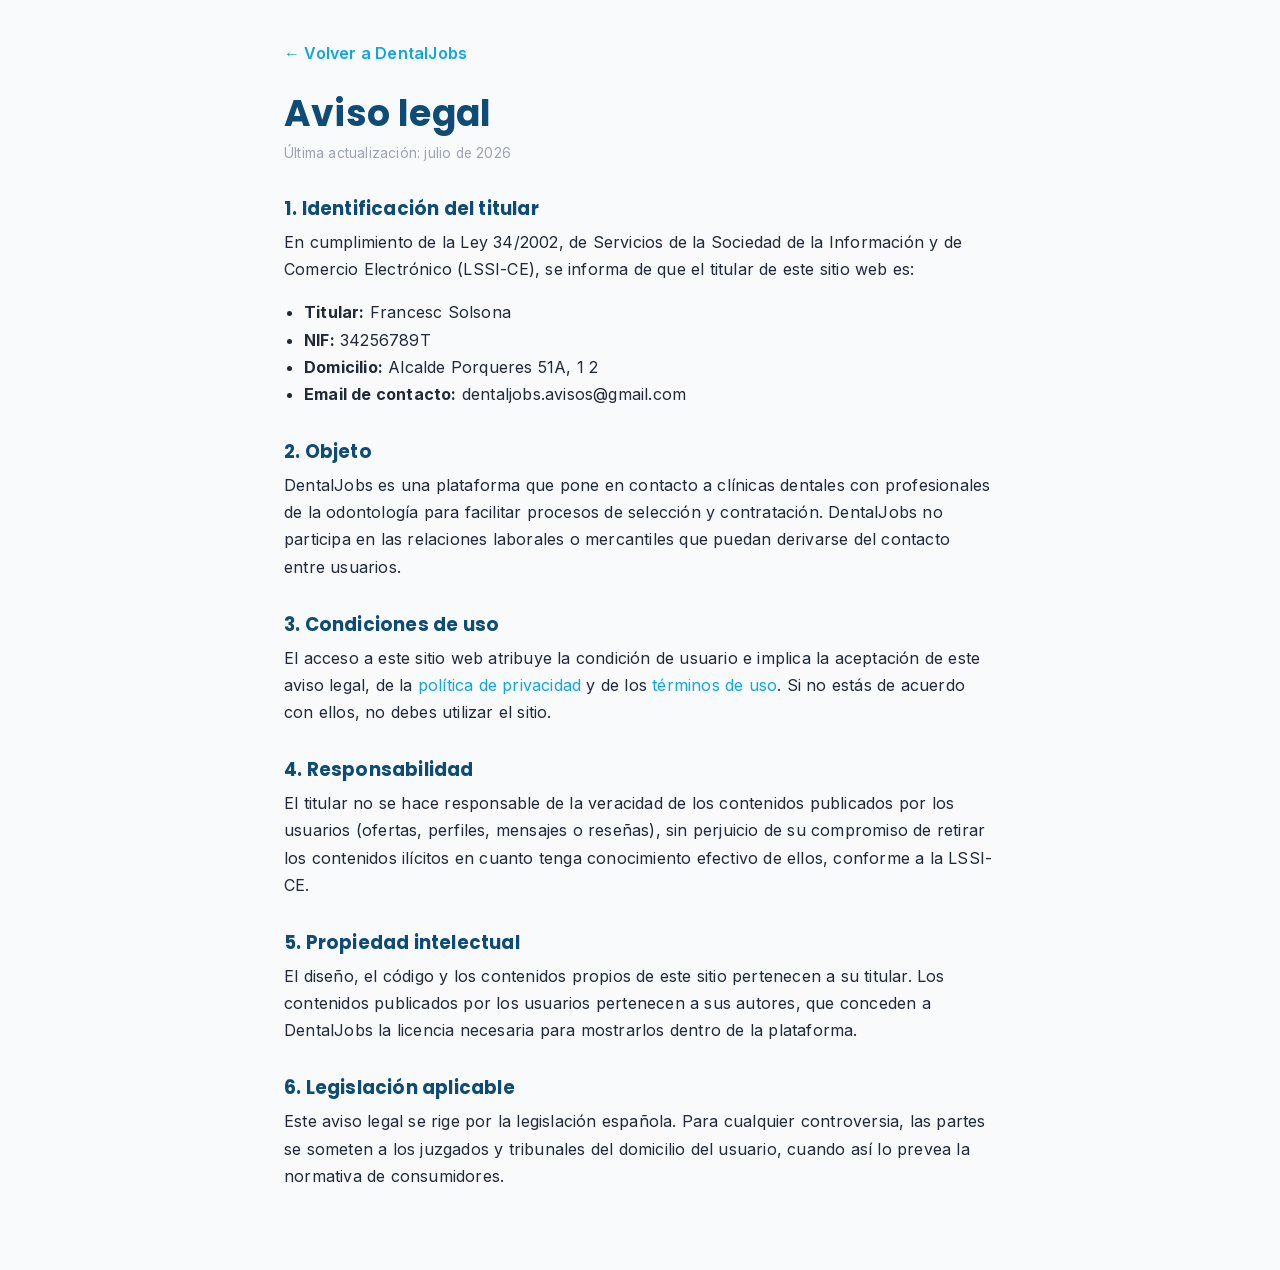
<file: aviso-legal.html>
<!DOCTYPE html>
<html lang="es">
<head>
    <meta charset="UTF-8">
    <meta name="viewport" content="width=device-width, initial-scale=1.0">
    <title>Aviso legal — DentalJobs</title>
    <link rel="stylesheet" href="style.css">
</head>
<body>
    <div class="pagina-legal">
        <a href="index.html" class="legal-volver">← Volver a DentalJobs</a>
        <h1>Aviso legal</h1>
        <p class="legal-actualizado">Última actualización: julio de 2026</p>

        <h2>1. Identificación del titular</h2>
        <p>En cumplimiento de la Ley 34/2002, de Servicios de la Sociedad de la Información y de Comercio Electrónico (LSSI-CE), se informa de que el titular de este sitio web es:</p>
        <ul>
            <li><strong>Titular:</strong> Francesc Solsona</li>
            <li><strong>NIF:</strong> 34256789T</li>
            <li><strong>Domicilio:</strong> Alcalde Porqueres 51A, 1 2</li>
            <li><strong>Email de contacto:</strong> dentaljobs.avisos@gmail.com</li>
        </ul>

        <h2>2. Objeto</h2>
        <p>DentalJobs es una plataforma que pone en contacto a clínicas dentales con profesionales de la odontología para facilitar procesos de selección y contratación. DentalJobs no participa en las relaciones laborales o mercantiles que puedan derivarse del contacto entre usuarios.</p>

        <h2>3. Condiciones de uso</h2>
        <p>El acceso a este sitio web atribuye la condición de usuario e implica la aceptación de este aviso legal, de la <a href="privacidad.html">política de privacidad</a> y de los <a href="terminos.html">términos de uso</a>. Si no estás de acuerdo con ellos, no debes utilizar el sitio.</p>

        <h2>4. Responsabilidad</h2>
        <p>El titular no se hace responsable de la veracidad de los contenidos publicados por los usuarios (ofertas, perfiles, mensajes o reseñas), sin perjuicio de su compromiso de retirar los contenidos ilícitos en cuanto tenga conocimiento efectivo de ellos, conforme a la LSSI-CE.</p>

        <h2>5. Propiedad intelectual</h2>
        <p>El diseño, el código y los contenidos propios de este sitio pertenecen a su titular. Los contenidos publicados por los usuarios pertenecen a sus autores, que conceden a DentalJobs la licencia necesaria para mostrarlos dentro de la plataforma.</p>

        <h2>6. Legislación aplicable</h2>
        <p>Este aviso legal se rige por la legislación española. Para cualquier controversia, las partes se someten a los juzgados y tribunales del domicilio del usuario, cuando así lo prevea la normativa de consumidores.</p>
    </div>
</body>
</html>
</file>
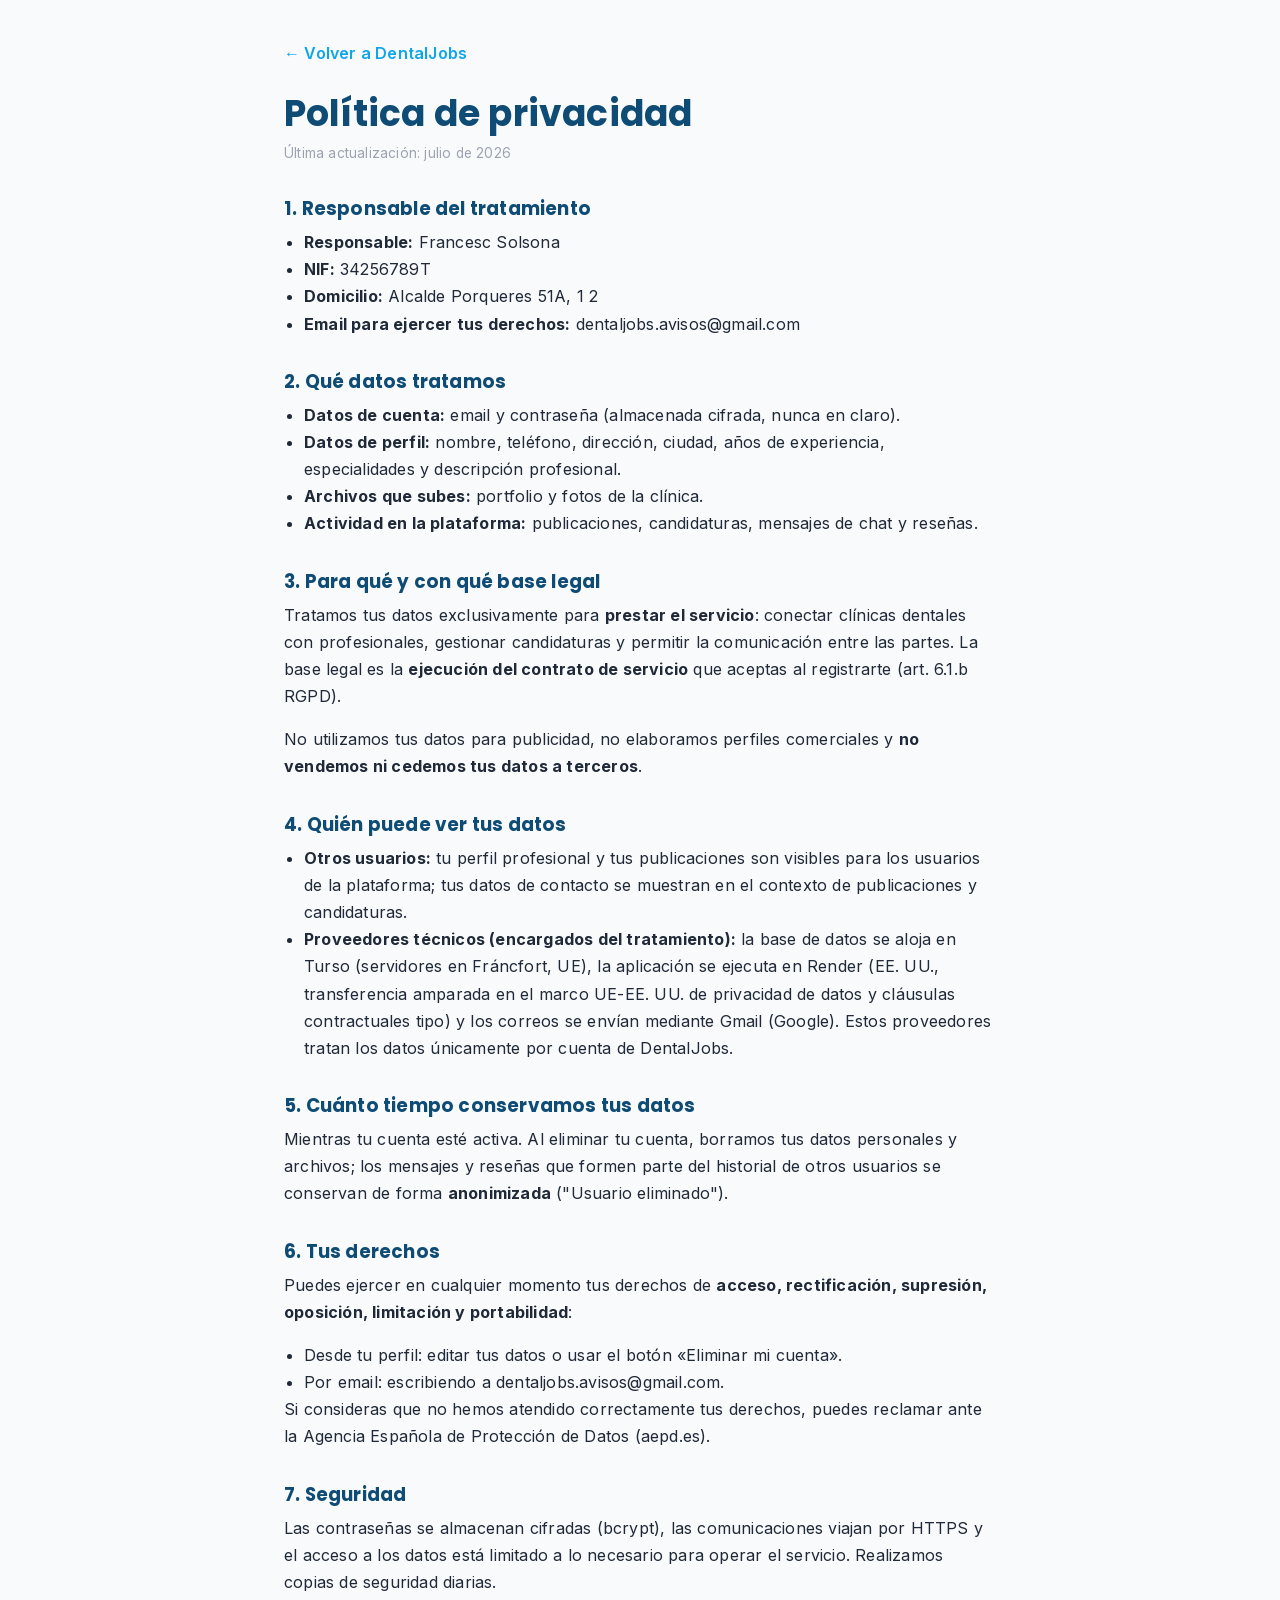
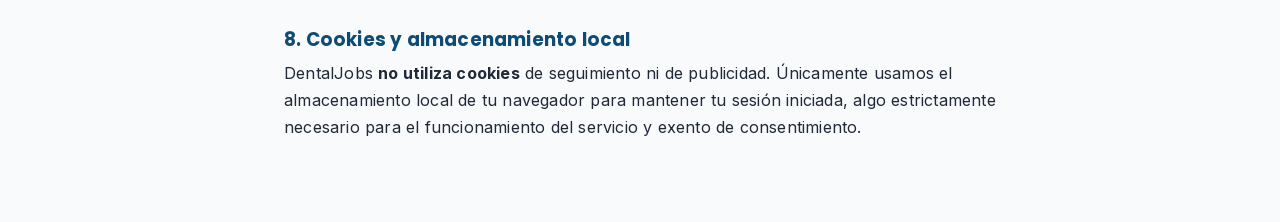
<file: privacidad.html>
<!DOCTYPE html>
<html lang="es">
<head>
    <meta charset="UTF-8">
    <meta name="viewport" content="width=device-width, initial-scale=1.0">
    <title>Política de privacidad — DentalJobs</title>
    <link rel="stylesheet" href="style.css">
</head>
<body>
    <div class="pagina-legal">
        <a href="index.html" class="legal-volver">← Volver a DentalJobs</a>
        <h1>Política de privacidad</h1>
        <p class="legal-actualizado">Última actualización: julio de 2026</p>

        <h2>1. Responsable del tratamiento</h2>
        <ul>
            <li><strong>Responsable:</strong> Francesc Solsona</li>
            <li><strong>NIF:</strong> 34256789T</li>
            <li><strong>Domicilio:</strong> Alcalde Porqueres 51A, 1 2</li>
            <li><strong>Email para ejercer tus derechos:</strong> dentaljobs.avisos@gmail.com</li>
        </ul>

        <h2>2. Qué datos tratamos</h2>
        <ul>
            <li><strong>Datos de cuenta:</strong> email y contraseña (almacenada cifrada, nunca en claro).</li>
            <li><strong>Datos de perfil:</strong> nombre, teléfono, dirección, ciudad, años de experiencia, especialidades y descripción profesional.</li>
            <li><strong>Archivos que subes:</strong> portfolio y fotos de la clínica.</li>
            <li><strong>Actividad en la plataforma:</strong> publicaciones, candidaturas, mensajes de chat y reseñas.</li>
        </ul>

        <h2>3. Para qué y con qué base legal</h2>
        <p>Tratamos tus datos exclusivamente para <strong>prestar el servicio</strong>: conectar clínicas dentales con profesionales, gestionar candidaturas y permitir la comunicación entre las partes. La base legal es la <strong>ejecución del contrato de servicio</strong> que aceptas al registrarte (art. 6.1.b RGPD).</p>
        <p>No utilizamos tus datos para publicidad, no elaboramos perfiles comerciales y <strong>no vendemos ni cedemos tus datos a terceros</strong>.</p>

        <h2>4. Quién puede ver tus datos</h2>
        <ul>
            <li><strong>Otros usuarios:</strong> tu perfil profesional y tus publicaciones son visibles para los usuarios de la plataforma; tus datos de contacto se muestran en el contexto de publicaciones y candidaturas.</li>
            <li><strong>Proveedores técnicos (encargados del tratamiento):</strong> la base de datos se aloja en Turso (servidores en Fráncfort, UE), la aplicación se ejecuta en Render (EE. UU., transferencia amparada en el marco UE-EE. UU. de privacidad de datos y cláusulas contractuales tipo) y los correos se envían mediante Gmail (Google). Estos proveedores tratan los datos únicamente por cuenta de DentalJobs.</li>
        </ul>

        <h2>5. Cuánto tiempo conservamos tus datos</h2>
        <p>Mientras tu cuenta esté activa. Al eliminar tu cuenta, borramos tus datos personales y archivos; los mensajes y reseñas que formen parte del historial de otros usuarios se conservan de forma <strong>anonimizada</strong> ("Usuario eliminado").</p>

        <h2>6. Tus derechos</h2>
        <p>Puedes ejercer en cualquier momento tus derechos de <strong>acceso, rectificación, supresión, oposición, limitación y portabilidad</strong>:</p>
        <ul>
            <li>Desde tu perfil: editar tus datos o usar el botón «Eliminar mi cuenta».</li>
            <li>Por email: escribiendo a dentaljobs.avisos@gmail.com.</li>
        </ul>
        <p>Si consideras que no hemos atendido correctamente tus derechos, puedes reclamar ante la Agencia Española de Protección de Datos (aepd.es).</p>

        <h2>7. Seguridad</h2>
        <p>Las contraseñas se almacenan cifradas (bcrypt), las comunicaciones viajan por HTTPS y el acceso a los datos está limitado a lo necesario para operar el servicio. Realizamos copias de seguridad diarias.</p>

        <h2>8. Cookies y almacenamiento local</h2>
        <p>DentalJobs <strong>no utiliza cookies</strong> de seguimiento ni de publicidad. Únicamente usamos el almacenamiento local de tu navegador para mantener tu sesión iniciada, algo estrictamente necesario para el funcionamiento del servicio y exento de consentimiento.</p>
    </div>
</body>
</html>
</file>
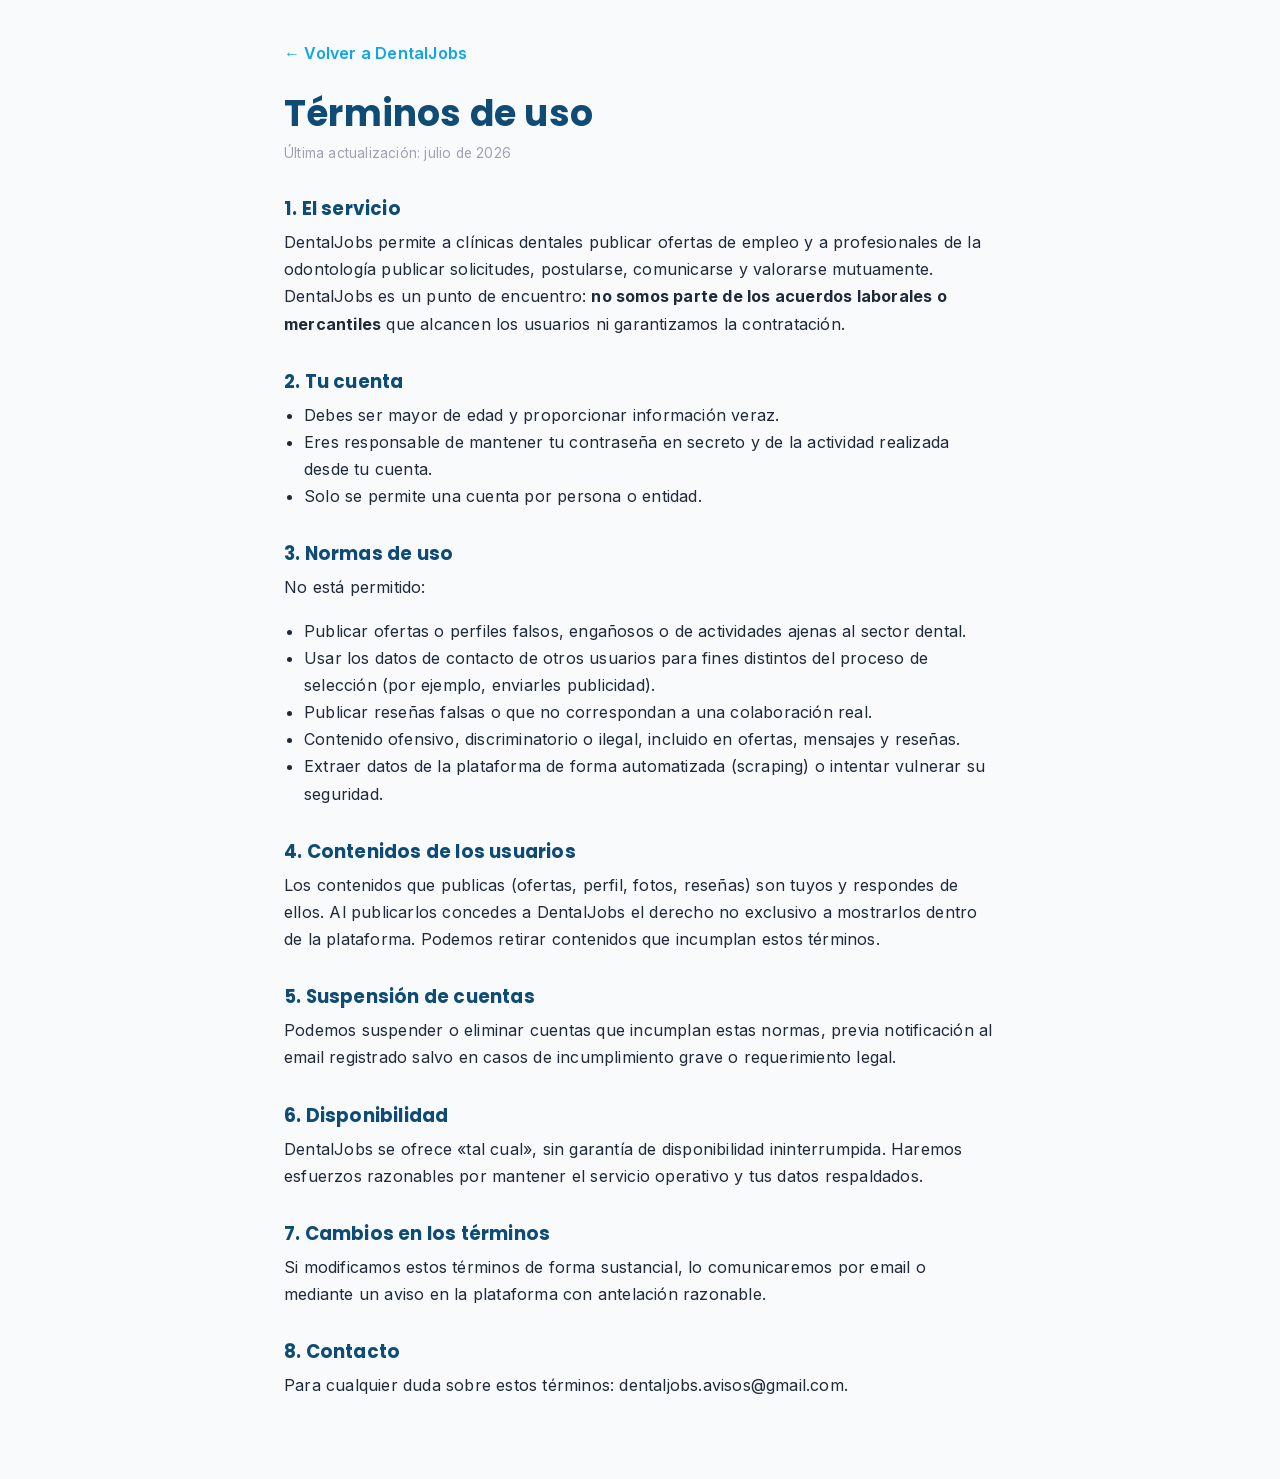
<file: terminos.html>
<!DOCTYPE html>
<html lang="es">
<head>
    <meta charset="UTF-8">
    <meta name="viewport" content="width=device-width, initial-scale=1.0">
    <title>Términos de uso — DentalJobs</title>
    <link rel="stylesheet" href="style.css">
</head>
<body>
    <div class="pagina-legal">
        <a href="index.html" class="legal-volver">← Volver a DentalJobs</a>
        <h1>Términos de uso</h1>
        <p class="legal-actualizado">Última actualización: julio de 2026</p>

        <h2>1. El servicio</h2>
        <p>DentalJobs permite a clínicas dentales publicar ofertas de empleo y a profesionales de la odontología publicar solicitudes, postularse, comunicarse y valorarse mutuamente. DentalJobs es un punto de encuentro: <strong>no somos parte de los acuerdos laborales o mercantiles</strong> que alcancen los usuarios ni garantizamos la contratación.</p>

        <h2>2. Tu cuenta</h2>
        <ul>
            <li>Debes ser mayor de edad y proporcionar información veraz.</li>
            <li>Eres responsable de mantener tu contraseña en secreto y de la actividad realizada desde tu cuenta.</li>
            <li>Solo se permite una cuenta por persona o entidad.</li>
        </ul>

        <h2>3. Normas de uso</h2>
        <p>No está permitido:</p>
        <ul>
            <li>Publicar ofertas o perfiles falsos, engañosos o de actividades ajenas al sector dental.</li>
            <li>Usar los datos de contacto de otros usuarios para fines distintos del proceso de selección (por ejemplo, enviarles publicidad).</li>
            <li>Publicar reseñas falsas o que no correspondan a una colaboración real.</li>
            <li>Contenido ofensivo, discriminatorio o ilegal, incluido en ofertas, mensajes y reseñas.</li>
            <li>Extraer datos de la plataforma de forma automatizada (scraping) o intentar vulnerar su seguridad.</li>
        </ul>

        <h2>4. Contenidos de los usuarios</h2>
        <p>Los contenidos que publicas (ofertas, perfil, fotos, reseñas) son tuyos y respondes de ellos. Al publicarlos concedes a DentalJobs el derecho no exclusivo a mostrarlos dentro de la plataforma. Podemos retirar contenidos que incumplan estos términos.</p>

        <h2>5. Suspensión de cuentas</h2>
        <p>Podemos suspender o eliminar cuentas que incumplan estas normas, previa notificación al email registrado salvo en casos de incumplimiento grave o requerimiento legal.</p>

        <h2>6. Disponibilidad</h2>
        <p>DentalJobs se ofrece «tal cual», sin garantía de disponibilidad ininterrumpida. Haremos esfuerzos razonables por mantener el servicio operativo y tus datos respaldados.</p>

        <h2>7. Cambios en los términos</h2>
        <p>Si modificamos estos términos de forma sustancial, lo comunicaremos por email o mediante un aviso en la plataforma con antelación razonable.</p>

        <h2>8. Contacto</h2>
        <p>Para cualquier duda sobre estos términos: dentaljobs.avisos@gmail.com.</p>
    </div>
</body>
</html>
</file>
<file: style.css>
/* Tipografías propias (Inter y Poppins, licencia SIL OFL): se sirven desde aquí en vez de Google Fonts,
   así no hay una petición a un tercero ni una cadena de descargas antes de pintar. Solo los subconjuntos
   latin y latin-ext (castellano y catalán); el navegador baja latin-ext solo si la página usa esos caracteres. */
@font-face {
  font-family: 'Inter';
  font-style: normal;
  font-weight: 400 700;
  font-display: swap;
  src: url('fonts/inter-latin-ext.woff2') format('woff2');
  unicode-range: U+0100-02BA, U+02BD-02C5, U+02C7-02CC, U+02CE-02D7, U+02DD-02FF, U+0304, U+0308, U+0329, U+1D00-1DBF, U+1E00-1E9F, U+1EF2-1EFF, U+2020, U+20A0-20AB, U+20AD-20C4, U+2113, U+2C60-2C7F, U+A720-A7FF;
}
@font-face {
  font-family: 'Inter';
  font-style: normal;
  font-weight: 400 700;
  font-display: swap;
  src: url('fonts/inter-latin.woff2') format('woff2');
  unicode-range: U+0000-00FF, U+0131, U+0152-0153, U+02BB-02BC, U+02C6, U+02DA, U+02DC, U+0304, U+0308, U+0329, U+2000-206F, U+20AC, U+2122, U+2191, U+2193, U+2212, U+2215, U+FEFF, U+FFFD;
}
@font-face {
  font-family: 'Poppins';
  font-style: normal;
  font-weight: 600;
  font-display: swap;
  src: url('fonts/poppins-600-latin-ext.woff2') format('woff2');
  unicode-range: U+0100-02BA, U+02BD-02C5, U+02C7-02CC, U+02CE-02D7, U+02DD-02FF, U+0304, U+0308, U+0329, U+1D00-1DBF, U+1E00-1E9F, U+1EF2-1EFF, U+2020, U+20A0-20AB, U+20AD-20C4, U+2113, U+2C60-2C7F, U+A720-A7FF;
}
@font-face {
  font-family: 'Poppins';
  font-style: normal;
  font-weight: 600;
  font-display: swap;
  src: url('fonts/poppins-600-latin.woff2') format('woff2');
  unicode-range: U+0000-00FF, U+0131, U+0152-0153, U+02BB-02BC, U+02C6, U+02DA, U+02DC, U+0304, U+0308, U+0329, U+2000-206F, U+20AC, U+2122, U+2191, U+2193, U+2212, U+2215, U+FEFF, U+FFFD;
}
@font-face {
  font-family: 'Poppins';
  font-style: normal;
  font-weight: 700;
  font-display: swap;
  src: url('fonts/poppins-700-latin-ext.woff2') format('woff2');
  unicode-range: U+0100-02BA, U+02BD-02C5, U+02C7-02CC, U+02CE-02D7, U+02DD-02FF, U+0304, U+0308, U+0329, U+1D00-1DBF, U+1E00-1E9F, U+1EF2-1EFF, U+2020, U+20A0-20AB, U+20AD-20C4, U+2113, U+2C60-2C7F, U+A720-A7FF;
}
@font-face {
  font-family: 'Poppins';
  font-style: normal;
  font-weight: 700;
  font-display: swap;
  src: url('fonts/poppins-700-latin.woff2') format('woff2');
  unicode-range: U+0000-00FF, U+0131, U+0152-0153, U+02BB-02BC, U+02C6, U+02DA, U+02DC, U+0304, U+0308, U+0329, U+2000-206F, U+20AC, U+2122, U+2191, U+2193, U+2212, U+2215, U+FEFF, U+FFFD;
}
@font-face {
  font-family: 'Poppins';
  font-style: normal;
  font-weight: 800;
  font-display: swap;
  src: url('fonts/poppins-800-latin-ext.woff2') format('woff2');
  unicode-range: U+0100-02BA, U+02BD-02C5, U+02C7-02CC, U+02CE-02D7, U+02DD-02FF, U+0304, U+0308, U+0329, U+1D00-1DBF, U+1E00-1E9F, U+1EF2-1EFF, U+2020, U+20A0-20AB, U+20AD-20C4, U+2113, U+2C60-2C7F, U+A720-A7FF;
}
@font-face {
  font-family: 'Poppins';
  font-style: normal;
  font-weight: 800;
  font-display: swap;
  src: url('fonts/poppins-800-latin.woff2') format('woff2');
  unicode-range: U+0000-00FF, U+0131, U+0152-0153, U+02BB-02BC, U+02C6, U+02DA, U+02DC, U+0304, U+0308, U+0329, U+2000-206F, U+20AC, U+2122, U+2191, U+2193, U+2212, U+2215, U+FEFF, U+FFFD;
}

:root {
  /* Tipografía */
  --font-body: 'Inter', sans-serif;
  --font-heading: 'Poppins', sans-serif;
  --font-size-xs: 0.75rem;
  --font-size-sm: 0.875rem;
  --font-size-base: 1rem;
  --font-size-lg: 1.125rem;
  --font-size-xl: 1.25rem;
  --font-size-2xl: 1.5rem;
  --font-size-3xl: 1.875rem;
  --font-size-4xl: 2.25rem;
  --font-weight-light: 300;
  --font-weight-normal: 400;
  --font-weight-medium: 500;
  --font-weight-semibold: 600;
  --font-weight-bold: 700;
  --line-height-tight: 1.3;
  --line-height-normal: 1.6;
  --line-height-relaxed: 1.8;

  /* Colores Primarios - Azul Profesional Moderno */
  --primary: #2563eb;
  --primary-lt: #3b82f6;
  --primary-dark: #1e40af;

  /* Colores Secundarios */
  --secondary: #0891b2;
  --accent: #f59e0b;

  /* Colores de Estado */
  --success: #10b981;
  --warning: #f59e0b;
  --danger: #ef4444;

  /* Colores Neutros */
  --dark: #0f172a;
  --light: #f8fafc;
  --white: #ffffff;
  --gray-50: #f9fafb;
  --gray-100: #f3f4f6;
  --gray-200: #e5e7eb;
  --gray-300: #d1d5db;
  --gray-400: #9ca3af;
  --gray-500: #6b7280;
  --gray-600: #4b5563;
  --gray-700: #374151;
  --gray-800: #1f2937;
  --gray-900: #111827;

  /* Colores por Especialidad - Actualizados */
  --color-cirgia: #ef4444;
  --color-implantologia: #2563eb;
  --color-endodoncia: #a855f7;
  --color-periodoncia: #10b981;
  --color-ortodoncia: #f59e0b;
  --color-estetica: #ec4899;
  --color-odontopediatria: #06b6d4;
  --color-generalista: #6b7280;
}

* {
  margin: 0;
  padding: 0;
  box-sizing: border-box;
}

html {
  scroll-behavior: smooth;
}

body {
  font-family: var(--font-body);
  background: var(--light);
  color: var(--gray-800);
  line-height: var(--line-height-normal);
  font-size: var(--font-size-base);
  letter-spacing: 0.2px;
  font-weight: var(--font-weight-normal);
}

/* Headings */
h1, h2, h3, h4, h5, h6 {
  font-family: var(--font-heading);
  font-weight: var(--font-weight-bold);
  line-height: var(--line-height-tight);
  color: var(--dark);
}

h1 {
  font-size: var(--font-size-4xl);
}

h2 {
  font-size: var(--font-size-3xl);
}

h3 {
  font-size: var(--font-size-2xl);
}

h4 {
  font-size: var(--font-size-xl);
}

h5 {
  font-size: var(--font-size-lg);
}

h6 {
  font-size: var(--font-size-base);
}

p {
  margin-bottom: 1rem;
}

a {
  color: var(--primary);
  text-decoration: none;
  transition: color 0.2s ease;
}

a:hover {
  color: var(--primary-dark);
}

/* ============ HEADER ============ */

header {
  background: var(--white);
  border-bottom: 1px solid var(--gray-200);
  padding: 1rem 2rem;
  position: sticky;
  top: 0;
  z-index: 100;
  backdrop-filter: blur(10px);
  box-shadow: 0 2px 8px rgba(0,0,0,0.06);
}

nav {
  max-width: 100%;
  margin: 0 auto;
  display: flex;
  justify-content: space-between;
  align-items: center;
  gap: 2rem;
  padding: 0 2rem;
}

.logo {
  font-size: 1.6rem;
  font-weight: 800;
  color: var(--primary);
  display: flex;
  align-items: center;
  gap: 0.6rem;
  letter-spacing: -0.5px;
  white-space: nowrap;
}

.nav-buttons {
  display: flex;
  gap: 1rem;
  align-items: center;
  margin-left: auto;
}

.nav-buttons-landing {
  display: flex;
  gap: 1rem;
  align-items: center;
  margin-left: auto;
}

.nav-buttons-landing button {
  padding: 0.65rem 1.3rem;
  font-size: 0.95rem;
  font-weight: 600;
  display: flex;
  align-items: center;
  gap: 0.5rem;
}

/* ============ BUTTONS ============ */

button {
  font-family: 'Poppins', sans-serif;
  padding: 0.65rem 1.3rem;
  border: none;
  border-radius: 8px;
  cursor: pointer;
  font-size: 0.95rem;
  transition: all 0.3s ease;
  font-weight: 600;
  letter-spacing: 0.3px;
}

.btn-primary {
  background: linear-gradient(135deg, var(--primary), var(--primary-lt));
  color: var(--white);
  box-shadow: 0 4px 15px rgba(37, 99, 235, 0.2);
}

.btn-primary:hover {
  transform: translateY(-3px);
  box-shadow: 0 8px 20px rgba(37, 99, 235, 0.4);
  background: linear-gradient(135deg, var(--primary-dark), var(--primary));
}

.btn-secondary {
  background: linear-gradient(135deg, var(--secondary), #0369a1);
  color: var(--white);
  box-shadow: 0 4px 15px rgba(8, 145, 178, 0.2);
}

.btn-secondary:hover {
  transform: translateY(-3px);
  box-shadow: 0 8px 20px rgba(8, 145, 178, 0.4);
}

.btn-outline {
  background: transparent;
  color: var(--primary);
  border: 2px solid var(--primary);
}

.btn-outline:hover {
  background: rgba(15, 76, 117, 0.05);
}

.btn-success {
  background: #10b981;
  color: white;
  border: none;
  padding: 0.75rem 1.5rem;
  border-radius: 6px;
  cursor: default;
  font-weight: 600;
  font-size: 0.9rem;
}

.btn-danger {
  background: #ef4444;
  color: white;
  border: none;
  padding: 0.75rem 1.5rem;
  border-radius: 6px;
  cursor: pointer;
  font-weight: 600;
  font-size: 0.9rem;
}

.btn-danger:hover {
  background: #dc2626;
  transform: translateY(-2px);
}

.btn-small {
  padding: 0.5rem 1rem;
  font-size: 0.9rem;
}

.btn-text {
  background: none;
  color: var(--primary);
  padding: 0.5rem;
  text-decoration: none;
}

.btn-text:hover {
  color: var(--primary-lt);
  text-decoration: underline;
}

/* ============ HERO ============ */

.hero {
  background: linear-gradient(135deg, var(--primary-dark) 0%, var(--primary) 50%, var(--primary-lt) 100%);
  background-attachment: fixed;
  color: var(--white);
  padding: 5rem 2rem;
  text-align: center;
  position: relative;
  overflow: hidden;
}

#heroLanding {
  background: linear-gradient(rgba(0, 0, 0, 0.4), rgba(0, 0, 0, 0.5)), url('clinica.webp') center/cover no-repeat fixed !important;
  background-color: #000;
  min-height: 100vh;
}

.hero::before {
  content: '';
  position: absolute;
  top: 0;
  left: 0;
  right: 0;
  bottom: 0;
  background: radial-gradient(circle at 20% 50%, rgba(212, 165, 116, 0.1) 0%, transparent 50%),
              radial-gradient(circle at 80% 80%, rgba(46, 196, 182, 0.1) 0%, transparent 50%);
  pointer-events: none;
}

.hero > * {
  position: relative;
  z-index: 2;
}

.hero h1 {
  font-size: 3.5rem;
  font-weight: 800;
  margin-bottom: 0.8rem;
  letter-spacing: -1px;
  text-shadow: 0 2px 10px rgba(0,0,0,0.2);
  line-height: 1.1;
}

.hero p {
  font-size: 1.25rem;
  margin-bottom: 2rem;
  opacity: 0.95;
  max-width: 700px;
  margin-left: auto;
  margin-right: auto;
  font-weight: 500;
}

/* ============ STATS ============ */

.stats {
  background: var(--white);
  padding: 3rem 2rem;
  max-width: 1400px;
  margin: -2rem auto 0;
  border-radius: 12px;
  box-shadow: 0 4px 20px rgba(0,0,0,0.06);
  position: relative;
  z-index: 10;
}

.stats-grid {
  display: grid;
  grid-template-columns: repeat(2, 1fr);
  gap: 2rem;
  text-align: center;
}

.stat-item h3 {
  font-size: 2.8rem;
  font-weight: 800;
  color: var(--primary);
  margin-bottom: 0.5rem;
}

.stat-item p {
  color: var(--gray-600);
  font-weight: 600;
  font-size: 1rem;
}

.stat-item span {
  font-size: 2.5rem;
  margin-right: 0.8rem;
}

.candidatos-list {
  display: flex;
  flex-direction: column;
  gap: 1rem;
  margin-top: 1rem;
}

.perfil-dentista {
  padding: 1rem 0;
}

.perfil-dentista h3 {
  color: var(--primary);
  font-size: 1.4rem;
  margin-bottom: 1.5rem;
}

.info-section {
  margin-bottom: 1.5rem;
  padding-bottom: 1.5rem;
  border-bottom: 1px solid var(--gray-200);
}

.info-section h4 {
  color: var(--primary);
  font-size: 1rem;
  margin-bottom: 0.8rem;
  font-weight: 600;
}

.info-section p {
  margin: 0.5rem 0;
  color: var(--gray-700);
  line-height: 1.5;
}

.info-section a {
  color: var(--primary);
  text-decoration: none;
}

.info-section a:hover {
  text-decoration: underline;
}

/* ============ CONTAINER ============ */

.container {
  max-width: 1400px;
  margin: 0 auto;
  padding: 2rem;
}

/* ============ FILTERS ============ */

.filters {
  background: var(--white);
  padding: 2rem;
  border-radius: 12px;
  box-shadow: 0 2px 12px rgba(0,0,0,0.05);
  margin-bottom: 2.5rem;
}

.filters h3 {
  margin-bottom: 1.5rem;
  color: var(--primary);
  font-size: 1.2rem;
  font-weight: 700;
}

.tipo-toggle {
  display: flex;
  gap: 0;
  margin-bottom: 1.5rem;
  background: var(--gray-100);
  border-radius: 8px;
  padding: 0.4rem;
}

.tipo-toggle button {
  flex: 1;
  padding: 0.8rem 1.2rem;
  background: transparent;
  border: none;
  color: var(--gray-700);
  cursor: pointer;
  font-weight: 600;
  border-radius: 6px;
  transition: all 0.2s ease;
  font-size: 0.95rem;
}

.tipo-toggle button.active {
  background: var(--white);
  color: var(--primary);
  box-shadow: 0 2px 8px rgba(15, 76, 117, 0.15);
}

.filter-row {
  display: grid;
  grid-template-columns: repeat(auto-fit, minmax(180px, 1fr));
  gap: 1.2rem;
  margin-bottom: 1rem;
}

.filter-group {
  display: flex;
  flex-direction: column;
  /* El selector de ciudad lista los ~8.000 municipios: sin esto, la columna se ensancha hasta la
     opción más larga y en el móvil toda la página se salía de la pantalla (ancho ~600 px). */
  min-width: 0;
}

.filter-group select,
.filter-group input {
  width: 100%;
  min-width: 0;
  max-width: 100%;
  box-sizing: border-box;
}

.filter-group label {
  font-size: 0.9rem;
  font-weight: 600;
  margin-bottom: 0.5rem;
  color: var(--gray-700);
  text-transform: uppercase;
  letter-spacing: 0.5px;
}

input, select {
  padding: 0.8rem;
  border: 2px solid var(--gray-200);
  border-radius: 8px;
  font-size: 0.95rem;
  font-family: 'Poppins', sans-serif;
  transition: all 0.3s ease;
  background: var(--white);
  color: var(--gray-800);
}

input:focus, select:focus {
  outline: none;
  border-color: var(--primary);
  box-shadow: 0 0 0 4px rgba(15, 76, 117, 0.1);
  background: var(--light);
}

/* ============ PUBLICACIONES GRID ============ */

.publicaciones {
  display: grid;
  grid-template-columns: repeat(auto-fill, minmax(320px, 1fr));
  gap: 2rem;
  margin-top: 2rem;
}

.card {
  background: var(--white);
  border-radius: 12px;
  padding: 1.8rem;
  box-shadow: 0 2px 12px rgba(0,0,0,0.05);
  border-top: 4px solid var(--gray-200);
  transition: all 0.3s ease;
  cursor: pointer;
  display: flex;
  flex-direction: column;
  position: relative;
  overflow: hidden;
}

.card.type-oferta {
  border-top-color: var(--primary);
}

.card.type-solicitud {
  border-top-color: var(--secondary);
}

.card.type-suplencia {
  border-top-color: #ef4444;
}

.card.type-colaboracion {
  border-top-color: #7c3aed;
}

.card:hover {
  transform: translateY(-6px);
  box-shadow: 0 12px 30px rgba(0,0,0,0.12);
}

.card-header {
  display: flex;
  justify-content: space-between;
  align-items: start;
  margin-bottom: 1rem;
  gap: 1rem;
}

.card-type {
  display: inline-block;
  padding: 0.35rem 0.9rem;
  border-radius: 20px;
  font-size: 0.75rem;
  font-weight: 700;
  text-transform: uppercase;
  letter-spacing: 0.5px;
}

.type-oferta {
  background: rgba(15, 76, 117, 0.1);
  color: var(--primary);
}

.type-solicitud {
  background: rgba(46, 196, 182, 0.1);
  color: var(--secondary);
}

.type-suplencia {
  background: rgba(239, 68, 68, 0.1);
  color: #ef4444;
}

.type-colaboracion {
  background: rgba(124, 58, 237, 0.1);
  color: #7c3aed;
}

.card h3 {
  font-size: 1.15rem;
  margin-bottom: 0.8rem;
  color: var(--dark);
  font-weight: 700;
  line-height: 1.3;
  word-break: break-word;
}

.card-details {
  display: flex;
  flex-direction: column;
  gap: 0.7rem;
  margin-bottom: 1.2rem;
  font-size: 0.9rem;
  color: var(--gray-600);
}

.detail {
  display: flex;
  align-items: center;
  gap: 0.6rem;
}

.detail-icon {
  width: 20px;
  font-size: 1.1rem;
  flex-shrink: 0;
}

.badges {
  display: flex;
  flex-wrap: wrap;
  gap: 0.5rem;
  margin-bottom: 1rem;
}

.badge {
  display: inline-block;
  padding: 0.35rem 0.8rem;
  border-radius: 20px;
  font-size: 0.8rem;
  font-weight: 600;
  background: var(--gray-100);
  color: var(--gray-700);
  text-transform: capitalize;
  letter-spacing: 0.3px;
}

.badge.especialidad {
  color: var(--white);
}

.badge.generalista {
  background: var(--color-generalista);
}

.badge.implantologia {
  background: var(--color-implantologia);
}

.badge.endodoncia {
  background: var(--color-endodoncia);
}

.badge.periodoncia {
  background: var(--color-periodoncia);
}

.badge.ortodoncia {
  background: var(--color-ortodoncia);
}

.badge.odontopediatria {
  background: var(--color-odontopediatria);
}

.card-footer {
  margin-top: auto;
  display: flex;
  gap: 0.6rem;
  flex-wrap: wrap;
}

.card-footer button {
  flex: 1;
  min-width: 120px;
  padding: 0.7rem;
  font-size: 0.9rem;
}

.btn-interesados {
  background: var(--secondary);
  color: var(--white);
  border: none;
  padding: 0.7rem;
  border-radius: 6px;
  cursor: pointer;
  font-weight: 600;
  transition: background 0.3s ease;
  flex: 1;
  min-width: 120px;
  font-size: 0.9rem;
}

.btn-interesados:hover {
  background: #25b5a7;
}

/* ============ MODALES ============ */

.modal {
  display: none !important;
  position: fixed;
  top: 0;
  left: 0;
  width: 100%;
  height: 100%;
  background: rgba(0,0,0,0.5);
  z-index: -1 !important;
  align-items: center;
  justify-content: center;
  overflow: auto;
  backdrop-filter: blur(4px);
  animation: fadeIn 0.2s ease;
  pointer-events: none !important;
  opacity: 0 !important;
  visibility: hidden !important;
}

@keyframes fadeIn {
  from { opacity: 0; }
  to { opacity: 1; }
}

@keyframes slideUp {
  from { transform: translateY(20px); opacity: 0; }
  to { transform: translateY(0); opacity: 1; }
}

.modal.active {
  display: flex !important;
  pointer-events: auto !important;
  opacity: 1 !important;
  z-index: 1000 !important;
  visibility: visible !important;
}

/* Modal que se abre desde otro y debe verse por encima (p. ej. el perfil o el Book de
   un candidato sobre la lista de candidatos). Sin esto quedaría detrás —todos los
   modales comparten z-index— y parecería que el botón no hace nada. */
.modal.modal-encima.active {
  z-index: 1100 !important;
}

.modal-content {
  background: var(--white);
  border-radius: 12px;
  padding: 2rem;
  max-width: 600px;
  width: 90%;
  max-height: 85vh;
  overflow-y: auto;
  box-shadow: 0 20px 60px rgba(0,0,0,0.25);
  position: relative;
  animation: slideUp 0.3s ease;
  pointer-events: none !important;
}

.modal.active .modal-content {
  pointer-events: auto !important;
}

.modal-header {
  display: flex;
  justify-content: space-between;
  align-items: center;
  margin-bottom: 1.5rem;
  padding-bottom: 1rem;
  border-bottom: 2px solid var(--gray-100);
}

.modal-header h2 {
  margin: 0;
  font-size: 1.5rem;
  color: var(--primary);
  font-weight: 700;
}

.close-btn {
  background: none;
  border: none;
  font-size: 1.8rem;
  cursor: pointer;
  color: var(--gray-600);
  padding: 0;
  width: 40px;
  height: 40px;
  display: flex;
  align-items: center;
  justify-content: center;
  border-radius: 6px;
  transition: all 0.2s ease;
}

.close-btn:hover {
  background: var(--gray-100);
  color: var(--dark);
}

/* ============ FORMS ============ */

.form-group {
  margin-bottom: 1.3rem;
}

.form-group label {
  display: block;
  margin-bottom: 0.5rem;
  font-weight: 600;
  color: var(--gray-800);
  font-size: 0.95rem;
}

/* Los campos de un formulario ocupan todo el ancho, como el de la contraseña: si no, se quedaban en
   ~200 px y un email largo salía cortado. Casillas, radios y selectores de archivo, a su tamaño. */
.form-group input:not([type="checkbox"]):not([type="radio"]):not([type="file"]):not([type="hidden"]),
.form-group select,
.form-group textarea {
  width: 100%;
  max-width: 100%;
  box-sizing: border-box;
}

.password-field {
  position: relative;
}

.password-field input {
  width: 100%;
  padding-right: 2.6rem;
}

.password-toggle-btn {
  position: absolute;
  right: 0.4rem;
  top: 50%;
  transform: translateY(-50%);
  background: none;
  border: none;
  cursor: pointer;
  font-size: 1.05rem;
  line-height: 1;
  padding: 0.3rem 0.4rem;
  color: var(--gray-600);
}

textarea {
  resize: vertical;
  min-height: 100px;
  padding: 0.8rem;
  border: 2px solid var(--gray-200);
  border-radius: 8px;
  font-family: 'Poppins', sans-serif;
  font-size: 0.95rem;
}

textarea:focus {
  outline: none;
  border-color: var(--primary);
  box-shadow: 0 0 0 4px rgba(15, 76, 117, 0.1);
  background: var(--light);
}

/* ============ TABS ============ */

.tabs {
  display: flex;
  flex-wrap: wrap;
  gap: 0;
  margin-bottom: 1.5rem;
  border-bottom: 2px solid var(--gray-200);
}

.tab-btn {
  padding: 1rem 1.5rem;
  background: none;
  border: none;
  border-bottom: 3px solid transparent;
  color: var(--gray-600);
  cursor: pointer;
  font-weight: 600;
  margin-bottom: -2px;
  transition: all 0.3s ease;
  font-size: 0.95rem;
}

.tab-btn:hover {
  color: var(--primary);
}

.tab-btn.active {
  color: var(--primary);
  border-bottom-color: var(--primary);
}

.tab-content {
  display: none;
}

.tab-content.active {
  display: block;
  animation: slideUp 0.3s ease;
}

/* ============ DRAG DROP ============ */

.drag-drop-zone {
  border: 2px dashed var(--primary);
  border-radius: 8px;
  padding: 2rem;
  text-align: center;
  cursor: pointer;
  transition: all 0.3s ease;
  background: rgba(15, 76, 117, 0.02);
}

.drag-drop-zone:hover,
.drag-drop-zone.dragover {
  background: rgba(15, 76, 117, 0.08);
  border-color: var(--primary-lt);
}

.drag-drop-zone p {
  font-size: 1rem;
  color: var(--primary);
  font-weight: 600;
  margin-bottom: 0.5rem;
}

.drag-drop-zone span {
  display: block;
  font-size: 0.9rem;
  color: var(--gray-600);
}

/* ============ EMPTY STATE ============ */

.empty-state {
  text-align: center;
  padding: 3rem;
  color: var(--gray-600);
}

.empty-state h3 {
  margin-bottom: 0.5rem;
  color: var(--gray-700);
  font-size: 1.2rem;
}

.empty-state p {
  color: var(--gray-500);
}

/* ============ ALERTAS (modal) ============ */

/* Por encima de cualquier otro modal (llegan hasta 1100 en modal-encima): si no, un
   aviso lanzado con un modal abierto (p. ej. un error de validación al publicar)
   quedaría oculto detrás de su fondo y el usuario nunca lo vería. */
#modalAlerta.active {
  z-index: 2000 !important;
}

.modal-alerta {
  border-top: 4px solid;
}

.modal-alerta-success {
  border-top-color: #28a745;
}

.modal-alerta-success #alertaTitulo {
  color: #155724;
}

.modal-alerta-error {
  border-top-color: #dc3545;
}

.modal-alerta-error #alertaTitulo {
  color: #721c24;
}

.modal-alerta-info {
  border-top-color: #17a2b8;
}

.modal-alerta-info #alertaTitulo {
  color: #0c5460;
}

/* ============ RESPONSIVE ============ */

/* ============ RESPONSIVE: TABLET (768px - 1024px) ============ */
@media (max-width: 1024px) {
  .hero h1 {
    font-size: 2.2rem;
  }

  .hero p {
    font-size: 1rem;
  }

  .container {
    padding: 1.5rem;
  }

  .stats-grid {
    grid-template-columns: repeat(2, 1fr);
    gap: 1rem;
  }

  .publicaciones {
    grid-template-columns: 1fr;
  }

  .filter-row {
    grid-template-columns: minmax(0, 1fr);
  }

  nav {
    padding: 0 1.5rem;
  }

  .nav-buttons {
    gap: 0.5rem;
  }

  .nav-buttons button {
    padding: 0.5rem 1rem;
    font-size: 0.85rem;
  }

  .modal-content {
    padding: 1.5rem;
    max-width: 95%;
    max-height: 90vh;
    overflow-y: auto;
  }
}

/* ============ RESPONSIVE: MÓVIL (max 767px) ============ */
@media (max-width: 767px) {
  /* Header y Nav */
  header {
    padding: 0.75rem 1rem;
  }

  nav {
    padding: 0;
    gap: 0.6rem;
    margin: 0 auto;
    flex-wrap: wrap;
  }

  .logo {
    font-size: 1.3rem;
    gap: 0.4rem;
    width: 100%;
  }

  .nav-buttons {
    gap: 0.4rem;
    margin-left: 0;
    width: 100%;
    justify-content: flex-end;
    flex-wrap: wrap;
  }

  .nav-buttons button {
    padding: 0.4rem 0.8rem;
    font-size: 0.8rem;
    white-space: nowrap;
  }

  .nav-buttons-landing {
    flex-direction: column;
    width: 100%;
    gap: 0.8rem;
  }

  .nav-buttons-landing button {
    width: 100%;
    padding: 0.7rem 1rem;
    font-size: 0.9rem;
  }

  /* Hero */
  .hero h1 {
    font-size: 1.8rem;
    line-height: 1.3;
  }

  .hero p {
    font-size: 0.95rem;
  }

  .hero {
    padding: 2rem 1rem;
  }

  /* Stats */
  .stats-grid {
    grid-template-columns: 1fr;
    gap: 0.8rem;
  }

  .stat-item {
    padding: 1.2rem;
  }

  .stat-item h3 {
    font-size: 1.8rem;
  }

  .stat-item p {
    font-size: 0.85rem;
  }

  /* Contenedor principal */
  .container {
    padding: 1rem;
  }

  /* Publicaciones */
  .publicaciones {
    grid-template-columns: 1fr;
    gap: 0.8rem;
  }

  .card {
    padding: 1rem;
  }

  .card-header h3 {
    font-size: 1rem;
  }

  .card-header p {
    font-size: 0.8rem;
  }

  /* Filtros */
  .filter-row {
    grid-template-columns: minmax(0, 1fr);
    gap: 0.8rem;
  }

  .filter-row select,
  .filter-row input {
    font-size: 0.9rem;
    padding: 0.5rem;
  }

  /* Botones toggle */
  .tipo-toggle {
    flex-wrap: wrap;
    gap: 0.5rem;
  }

  .tipo-toggle button {
    padding: 0.5rem 1rem;
    font-size: 0.85rem;
    flex: 1;
    min-width: 120px;
  }

  /* Modal */
  .modal-content {
    padding: 1.2rem;
    max-width: 95vw;
    max-height: 85vh;
    overflow-y: auto;
  }

  .modal-header h2 {
    font-size: 1.2rem;
  }

  .modal-header .close-btn {
    font-size: 1.5rem;
    padding: 0.2rem 0.5rem;
  }

  /* Formularios */
  form input,
  form textarea,
  form select {
    font-size: 1rem;
    padding: 0.6rem;
  }

  form button {
    width: 100%;
    padding: 0.7rem;
  }

  /* Info sections */
  .info-section {
    padding: 1rem;
  }

  .info-section h4 {
    font-size: 0.95rem;
  }

  .info-section p {
    font-size: 0.85rem;
  }

}

/* ============ RESPONSIVE: MÓVIL PEQUEÑO (max 375px) ============ */
@media (max-width: 375px) {
  /* Header */
  header {
    padding: 0.6rem 0.8rem;
  }

  .logo {
    font-size: 1.1rem;
  }

  .nav-buttons button {
    padding: 0.35rem 0.6rem;
    font-size: 0.75rem;
  }

  /* Hero */
  .hero h1 {
    font-size: 1.4rem;
  }

  .hero p {
    font-size: 0.85rem;
  }

  .hero {
    padding: 1.5rem 0.8rem;
  }

  /* Stats */
  .stat-item h3 {
    font-size: 1.5rem;
  }

  .stat-item p {
    font-size: 0.75rem;
  }

  /* Publicaciones card */
  .card-header h3 {
    font-size: 0.9rem;
  }

  .card-footer {
    gap: 0.3rem;
  }

  /* Dos botones por fila: con cuatro en línea, "Ver Publicación" o "Postularme" salían cortados */
  .card-footer button {
    padding: 0.5rem 0.6rem;
    font-size: 0.8rem;
    min-width: calc(50% - 0.3rem);
  }

  /* Modal */
  .modal-content {
    padding: 1rem;
  }

  .modal-header h2 {
    font-size: 1rem;
  }

  /* Formularios */
  form input,
  form textarea,
  form select {
    font-size: 0.95rem;
  }

  .btn-small {
    padding: 0.4rem 0.7rem;
    font-size: 0.75rem;
  }
}

/* ============ ANIMACIONES ============ */

@keyframes fadeIn {
  from {
    opacity: 0;
  }
  to {
    opacity: 1;
  }
}

@keyframes slideInUp {
  from {
    opacity: 0;
    transform: translateY(20px);
  }
  to {
    opacity: 1;
    transform: translateY(0);
  }
}

@keyframes slideInDown {
  from {
    opacity: 0;
    transform: translateY(-20px);
  }
  to {
    opacity: 1;
    transform: translateY(0);
  }
}

@keyframes pulse {
  0%, 100% {
    opacity: 1;
  }
  50% {
    opacity: 0.5;
  }
}

@keyframes scaleIn {
  from {
    opacity: 0;
    transform: scale(0.95);
  }
  to {
    opacity: 1;
    transform: scale(1);
  }
}

@keyframes shimmer {
  0% {
    background-position: -1000px 0;
  }
  100% {
    background-position: 1000px 0;
  }
}

/* Aplicar animaciones a elementos */
.modal-overlay.active {
  animation: fadeIn 0.3s ease-out;
}

.modal-content {
  animation: slideInUp 0.4s cubic-bezier(0.34, 1.56, 0.64, 1);
}

.card {
  animation: slideInUp 0.5s ease-out;
}

.stat-item {
  animation: scaleIn 0.4s ease-out;
}

.hero {
  animation: fadeIn 0.6s ease-out;
}

.btn-primary,
.btn-secondary {
  transition: all 0.3s cubic-bezier(0.4, 0, 0.2, 1);
}

/* Hover animations */
button:hover {
  transition: all 0.3s cubic-bezier(0.4, 0, 0.2, 1);
}

.card:hover {
  transform: translateY(-2px);
  box-shadow: 0 12px 24px rgba(0, 0, 0, 0.08);
  transition: all 0.3s cubic-bezier(0.4, 0, 0.2, 1);
}

/* Loading spinner */
@keyframes spin {
  to {
    transform: rotate(360deg);
  }
}

/* Input focus animation */
input:focus,
textarea:focus,
select:focus {
  animation: none;
  transition: all 0.2s ease;
  border-color: var(--primary);
  box-shadow: 0 0 0 3px rgba(37, 99, 235, 0.1);
}

/* Ocultar título de filtros */
#filtrosTitle {
  display: none !important;
}

/* ========== LANDING PAGE STYLES ========== */

/* Hero sections */
.landing-hero {
  background: linear-gradient(135deg, #0f4c75 0%, #247ba0 100%);
  min-height: 100vh;
  display: flex;
  align-items: center;
  justify-content: center;
  position: relative;
  overflow: hidden;
}

.landing-hero-content {
  display: flex;
  flex-direction: column;
  justify-content: center;
  align-items: center;
  gap: 3rem;
  max-width: 900px;
  padding: 2rem;
  text-align: center;
  position: relative;
  z-index: 1;
}

.landing-hero-title {
  font-size: 4rem;
  margin: 0 0 1rem 0;
  color: white;
  font-weight: 800;
  line-height: 1.2;
}

.landing-hero-subtitle {
  font-size: 1.3rem;
  margin: 0;
  color: rgba(255,255,255,0.9);
  line-height: 1.6;
  max-width: 700px;
}

.landing-floating-bg {
  position: absolute;
  background: rgba(255,255,255,0.1);
  border-radius: 50%;
  animation: float 8s ease-in-out infinite;
}

.landing-floating-bg.top { top: -50%; right: -10%; width: 600px; height: 600px; }
.landing-floating-bg.bottom { bottom: -30%; left: -5%; width: 400px; height: 400px; animation-duration: 10s; animation-direction: reverse; }

/* Feature cards */
.landing-feature-card {
  background: rgba(255,255,255,0.15);
  padding: 1.5rem;
  border-radius: 12px;
  backdrop-filter: blur(10px);
}

/* Las tres tarjetas de la cabecera: columnas que nunca se salen de la pantalla (minmax(0, 1fr)) */
.landing-feature-grid { display: grid; grid-template-columns: repeat(3, minmax(0, 1fr)); gap: 2rem; margin-top: 3rem; width: 100%; max-width: 600px; }
@media (max-width: 600px) {
  .landing-feature-grid { gap: 0.6rem; margin-top: 2rem; }
  .landing-feature-card { padding: 1rem 0.5rem; }
  .landing-feature-card .feature-icon { font-size: 1.8rem; }
  .landing-feature-card .feature-title { font-size: 0.9rem; }
  .landing-feature-card .feature-desc { font-size: 0.78rem; overflow-wrap: anywhere; }
}

.feature-icon { font-size: 2.5rem; margin-bottom: 0.5rem; }
.feature-title { margin: 0; color: white; font-weight: 600; }
.feature-desc { margin: 0.5rem 0 0 0; font-size: 0.9rem; color: rgba(255,255,255,0.8); }

/* Section layouts */
.landing-section { padding: 5rem 2rem; }
.landing-section.bg-light { background: #f9fafb; }
.landing-section.bg-white { background: white; }

.landing-container { max-width: 1200px; margin: 0 auto; }
.landing-section-title { text-align: center; font-size: 2.5rem; color: #0f4c75; margin: 0 0 3rem 0; }

/* Grid layouts */
.feature-grid { display: grid; grid-template-columns: repeat(auto-fit, minmax(280px, 1fr)); gap: 2rem; }

/* Benefits section layout */
.benefits-grid { display: grid; grid-template-columns: 1fr 1fr; gap: 3rem; align-items: center; }

/* Animación flotante para hero */
@keyframes float {
  0%, 100% {
    transform: translateY(0px);
  }
  50% {
    transform: translateY(30px);
  }
}

/* Hover effect para feature cards */
@media (hover: hover) {
  [style*="flex-direction: column"] > div[style*="background: white; padding: 2rem"] {
    cursor: pointer;
    transition: all 0.3s ease;
  }

  [style*="flex-direction: column"] > div[style*="background: white; padding: 2rem"]:hover {
    transform: translateY(-8px);
    box-shadow: 0 20px 40px rgba(15, 76, 117, 0.15) !important;
  }
}

/* ============================================
   Chat / Mensajes
============================================ */

.chat-conversaciones {
  display: flex;
  flex-direction: column;
  gap: 0.5rem;
  padding: 0.5rem 0;
}

.chat-conversacion-item {
  display: flex;
  justify-content: space-between;
  align-items: center;
  gap: 1rem;
  background: white;
  border: 1px solid #e5e7eb;
  border-radius: 8px;
  padding: 1rem;
  cursor: pointer;
  transition: background 0.15s ease;
}

.chat-conversacion-item:hover {
  background: #f8faff;
}

.chat-conversacion-info strong {
  color: #0f4c75;
  display: block;
}

.chat-conversacion-ultimo {
  margin: 0.3rem 0 0 0;
  font-size: 0.9rem;
  color: #6b7280;
}

.chat-conversacion-meta {
  display: flex;
  flex-direction: column;
  align-items: flex-end;
  gap: 0.3rem;
}

.chat-conversacion-fecha {
  font-size: 0.8rem;
  color: #9ca3af;
  white-space: nowrap;
}

.chat-no-leidos {
  background: #ef4444;
  color: white;
  border-radius: 50%;
  min-width: 1.4rem;
  height: 1.4rem;
  display: flex;
  align-items: center;
  justify-content: center;
  font-size: 0.75rem;
  font-weight: 700;
}

.chat-hilo {
  display: flex;
  flex-direction: column;
  position: relative;
}

/* Capa que aparece al arrastrar ficheros sobre el hilo. pointer-events:none deja que
   el evento de soltar llegue al contenedor que lo gestiona. */
.chat-drop-overlay {
  display: none;
  position: absolute;
  inset: 0;
  z-index: 5;
  align-items: center;
  justify-content: center;
  text-align: center;
  padding: 1rem;
  background: rgba(15, 76, 117, 0.08);
  border: 2px dashed #0f4c75;
  border-radius: 12px;
  color: #0f4c75;
  font-weight: 700;
  pointer-events: none;
}

.chat-hilo.chat-arrastrando .chat-drop-overlay {
  display: flex;
}

.chat-mensajes {
  display: flex;
  flex-direction: column;
  gap: 0.5rem;
  max-height: 45vh;
  min-height: 200px;
  overflow-y: auto;
  padding: 1rem;
  background: #f3f4f6;
  border-radius: 8px;
}

.chat-burbuja {
  max-width: 75%;
  padding: 0.6rem 0.9rem;
  border-radius: 12px;
  font-size: 0.95rem;
}

/* Notificaciones de la campana. En clases y no en estilos sueltos porque el marcado
   llevaba dos atributos `style` en la misma etiqueta (uno del clic y otro del
   aspecto) y el navegador se queda con el primero: el fondo y el espaciado se
   perdían, y por eso las no leídas no se distinguían de las leídas. */
.notif-item {
  padding: 0.8rem 1rem;
  border-bottom: 1px solid #f1f5f9;
  border-left: 3px solid transparent;
  background: white;
}

.notif-item[onclick] {
  cursor: pointer;
}

.notif-item[onclick]:hover {
  background: #f8fafc;
}

/* Sin leer: fondo azulado, marca lateral y título en negrita */
.notif-item.notif-no-leida {
  background: #eff6ff;
  border-left-color: #0ea5e9;
}

.notif-item.notif-no-leida:hover {
  background: #dbeafe;
}

.notif-item.notif-no-leida .notif-titulo {
  font-weight: 700;
  color: #0f172a;
}

.notif-titulo {
  font-weight: 600;
  color: #334155;
  font-size: 0.9rem;
}

.notif-punto {
  color: #0ea5e9;
  font-size: 0.7rem;
  line-height: 1;
}

.notif-marcar-no-leida {
  background: none;
  border: 1px solid #cbd5e1;
  color: #94a3b8;
  cursor: pointer;
  font-size: 0.7rem;
  line-height: 1;
  padding: 0.15rem 0.35rem;
  border-radius: 999px;
  flex-shrink: 0;
}

.notif-marcar-no-leida:hover {
  color: #0ea5e9;
  border-color: #0ea5e9;
  background: #eff6ff;
}

.notif-cuerpo {
  margin: 0.25rem 0 0;
  color: #4b5563;
  font-size: 0.85rem;
  line-height: 1.4;
}

.notif-fecha {
  margin: 0.3rem 0 0;
  color: #9ca3af;
  font-size: 0.75rem;
}

/* Destaca brevemente el elemento al que ha llevado una notificación, para que se
   vea cuál de la lista era el que la motivó. */
.resaltado {
  animation: resaltar 2.5s ease-out;
}

@keyframes resaltar {
  0%, 60% { box-shadow: 0 0 0 3px #3b82f6; }
  100% { box-shadow: 0 0 0 3px transparent; }
}

/* Separador que indica de qué publicación venían los mensajes que siguen. Solo
   aparece al cambiar de contexto dentro del hilo único de una persona. */
.chat-contexto {
  align-self: center;
  margin: 0.8rem 0 0.4rem;
  padding: 0.15rem 0.7rem;
  background: #f1f5f9;
  color: #64748b;
  border-radius: 20px;
  font-size: 0.72rem;
  font-weight: 600;
  white-space: nowrap;
}

.chat-burbuja p {
  margin: 0;
  white-space: pre-wrap;
  word-break: break-word;
}

.chat-burbuja-mia {
  align-self: flex-end;
  background: #0f4c75;
  color: white;
  border-bottom-right-radius: 4px;
}

.chat-burbuja-otro {
  align-self: flex-start;
  background: white;
  color: #1f2937;
  border: 1px solid #e5e7eb;
  border-bottom-left-radius: 4px;
}

.chat-burbuja-meta {
  display: block;
  font-size: 0.7rem;
  opacity: 0.7;
  margin-top: 0.3rem;
  text-align: right;
}

.chat-burbuja-remitente {
  display: block;
  font-size: 0.75rem;
  font-weight: 600;
  color: #0f4c75;
  margin-bottom: 0.2rem;
}

.chat-ticks {
  font-weight: 700;
}

.chat-ticks-leido {
  color: #7dd3fc;
}

.chat-escribiendo {
  font-size: 0.85rem;
  color: #6b7280;
  font-style: italic;
  padding: 0.2rem 0;
}

.chat-input-row {
  display: flex;
  gap: 0.5rem;
  margin-top: 0.75rem;
}

.chat-input-row input[type="text"] {
  flex: 1;
  padding: 0.7rem 1rem;
  border: 1px solid #d1d5db;
  border-radius: 8px;
  font-size: 0.95rem;
}

/* Botón de clip para adjuntar un archivo desde el chat */
.chat-adjuntar-btn {
  flex: 0 0 auto;
  width: 44px;
  border: 1px solid #d1d5db;
  border-radius: 8px;
  background: #f9fafb;
  font-size: 1.2rem;
  cursor: pointer;
  transition: background 0.15s, border-color 0.15s;
}

.chat-adjuntar-btn:hover {
  background: #eef2ff;
  border-color: #0f4c75;
}

/* Atajos para que el dentista envíe su CV o Book con un clic */
.chat-atajos {
  display: flex;
  flex-wrap: wrap;
  gap: 0.5rem;
  margin-top: 0.6rem;
}

.chat-atajo {
  border: 1px solid #c7d2fe;
  background: #eef2ff;
  color: #0f4c75;
  border-radius: 999px;
  padding: 0.35rem 0.8rem;
  font-size: 0.85rem;
  font-weight: 600;
  cursor: pointer;
  transition: background 0.15s;
}

.chat-atajo:hover {
  background: #dbe4ff;
}

/* Tarjeta de un adjunto dentro de una burbuja */
.chat-adjunto {
  display: flex;
  align-items: center;
  gap: 0.6rem;
  margin-top: 0.4rem;
  padding: 0.55rem 0.7rem;
  border-radius: 8px;
  background: rgba(15, 76, 117, 0.06);
  border: 1px solid rgba(15, 76, 117, 0.15);
  text-decoration: none;
  color: inherit;
  max-width: 260px;
}

.chat-adjunto:hover {
  background: rgba(15, 76, 117, 0.12);
}

.chat-burbuja-mia .chat-adjunto {
  background: rgba(255, 255, 255, 0.15);
  border-color: rgba(255, 255, 255, 0.3);
}

.chat-burbuja-mia .chat-adjunto:hover {
  background: rgba(255, 255, 255, 0.25);
}

.chat-adjunto-icono {
  font-size: 1.4rem;
  line-height: 1;
}

.chat-adjunto-texto {
  display: flex;
  flex-direction: column;
  min-width: 0;
}

.chat-adjunto-nombre {
  font-size: 0.85rem;
  font-weight: 600;
  white-space: nowrap;
  overflow: hidden;
  text-overflow: ellipsis;
}

.chat-adjunto-meta {
  font-size: 0.72rem;
  opacity: 0.75;
}

/* Vista previa de los adjuntos pendientes de enviar (encima de la barra de escritura) */
.chat-adjunto-pendiente {
  display: flex;
  flex-direction: column;
  gap: 0.4rem;
  margin-top: 0.6rem;
}

.chat-adjunto-pendiente-caption {
  font-size: 0.72rem;
  color: #6b7280;
}

.chat-adjunto-pendiente-item {
  display: flex;
  align-items: center;
  gap: 0.6rem;
  padding: 0.5rem 0.7rem;
  border: 1px solid #c7d2fe;
  border-radius: 8px;
  background: #eef2ff;
}

.chat-adjunto-pendiente-icono {
  font-size: 1.3rem;
  line-height: 1;
}

.chat-adjunto-pendiente-texto {
  display: flex;
  flex-direction: column;
  min-width: 0;
  flex: 1;
}

.chat-adjunto-pendiente-nombre {
  font-size: 0.85rem;
  font-weight: 600;
  color: #0f4c75;
  white-space: nowrap;
  overflow: hidden;
  text-overflow: ellipsis;
}

.chat-adjunto-pendiente-meta {
  font-size: 0.72rem;
  color: #6b7280;
}

.chat-adjunto-pendiente-quitar {
  flex: 0 0 auto;
  border: none;
  background: transparent;
  color: #6b7280;
  font-size: 1rem;
  cursor: pointer;
  padding: 0.2rem 0.4rem;
  border-radius: 6px;
}

.chat-adjunto-pendiente-quitar:hover {
  background: rgba(15, 76, 117, 0.1);
  color: #0f4c75;
}

.chat-adjunto-limite {
  font-size: 0.72rem;
  color: #9ca3af;
  margin: 0.4rem 0 0;
  text-align: center;
}

/* ============================================
   Reseñas
============================================ */

.resenya-estrellas {
  display: flex;
  justify-content: center;
  gap: 0.5rem;
  margin-bottom: 0.5rem;
}

.resenya-estrella {
  font-size: 2.2rem;
  cursor: pointer;
  color: #d1d5db;
  transition: transform 0.1s ease, color 0.1s ease;
  user-select: none;
}

.resenya-estrella:hover {
  transform: scale(1.15);
}

.resenya-estrella.activa {
  color: #f59e0b;
}

/* ============================================
   Galería de fotos de clínica
============================================ */

.fotos-gallery {
  display: grid;
  grid-template-columns: repeat(auto-fill, minmax(140px, 1fr));
  gap: 0.75rem;
}

/* Fila de un archivo del Book que no es imagen (PDF, etc.): se pincha para verlo */
.book-fichero {
  display: flex;
  align-items: center;
  gap: 0.6rem;
  margin-top: 0.6rem;
  padding: 0.6rem 0.75rem;
  border: 1px solid #e5e7eb;
  border-radius: 8px;
  cursor: pointer;
  transition: background 0.15s, border-color 0.15s;
}

.book-fichero:hover {
  background: #f8faff;
  border-color: #0f4c75;
}

.book-fichero-icono { font-size: 1.4rem; line-height: 1; }
.book-fichero-texto { flex: 1; min-width: 0; }
.book-fichero-nombre {
  display: block;
  font-weight: 600;
  font-size: 0.9rem;
  white-space: nowrap;
  overflow: hidden;
  text-overflow: ellipsis;
}
.book-fichero-meta { color: #9ca3af; font-size: 0.8rem; }
.book-fichero-ver { color: #0f4c75; font-weight: 600; font-size: 0.85rem; white-space: nowrap; }

/* Visor a pantalla completa de un archivo del Book (imagen o PDF), por encima de los
   modales. Con su barra de acciones (descargar y cerrar) arriba. */
.visor-archivo {
  position: fixed;
  inset: 0;
  z-index: 2000;
  background: rgba(0, 0, 0, 0.85);
  display: flex;
  flex-direction: column;
  padding: 1rem;
}

.visor-barra {
  display: flex;
  align-items: center;
  justify-content: space-between;
  gap: 1rem;
  padding: 0.5rem 0.25rem 1rem;
  color: white;
}

.visor-nombre {
  font-weight: 600;
  white-space: nowrap;
  overflow: hidden;
  text-overflow: ellipsis;
  min-width: 0;
}

.visor-acciones {
  display: flex;
  gap: 0.5rem;
  flex: 0 0 auto;
}

.visor-acciones .btn-primary { text-decoration: none; }

.visor-contenido {
  flex: 1;
  min-height: 0;
  display: flex;
  align-items: center;
  justify-content: center;
  overflow: auto;
}

.visor-imagen {
  max-width: 100%;
  max-height: 100%;
  object-fit: contain;
}

.visor-iframe {
  width: 100%;
  height: 100%;
  border: none;
  background: white;
  border-radius: 6px;
}

.visor-sin-preview {
  color: #e5e7eb;
  text-align: center;
  padding: 2rem;
}

.foto-item {
  position: relative;
  border-radius: 8px;
  overflow: hidden;
  aspect-ratio: 4 / 3;
  background: #f3f4f6;
}

.foto-item img {
  width: 100%;
  height: 100%;
  object-fit: cover;
  display: block;
}

.foto-eliminar {
  position: absolute;
  top: 6px;
  right: 6px;
  background: rgba(0, 0, 0, 0.6);
  color: white;
  border: none;
  border-radius: 50%;
  width: 1.6rem;
  height: 1.6rem;
  cursor: pointer;
  font-size: 0.8rem;
  line-height: 1;
}

.foto-eliminar:hover {
  background: #ef4444;
}

/* ============================================
   Estadísticas por publicación
============================================ */

.pub-stat-card {
  background: #f8faff;
  border: 1px solid #e5e7eb;
  border-radius: 8px;
  padding: 1.25rem;
  text-align: center;
}

.pub-stat-chip {
  padding: 0.4rem 0.9rem;
  border-radius: 999px;
  font-size: 0.85rem;
  font-weight: 600;
}

/* ============================================
   Kanban de postulaciones
============================================ */

.kanban-board {
  display: grid;
  grid-template-columns: repeat(auto-fill, minmax(210px, 1fr));
  gap: 1rem;
  align-items: start;
}

@media (max-width: 768px) {
  .kanban-board {
    grid-template-columns: 1fr;
  }
}

.kanban-col {
  background: #f3f4f6;
  border-radius: 10px;
  overflow: hidden;
}

.kanban-col-header {
  display: flex;
  justify-content: space-between;
  align-items: center;
  background: white;
  padding: 0.9rem 1rem;
  font-weight: 700;
  color: #1f2937;
}

.kanban-col-contador {
  color: white;
  border-radius: 999px;
  min-width: 1.5rem;
  height: 1.5rem;
  display: flex;
  align-items: center;
  justify-content: center;
  font-size: 0.8rem;
}

.kanban-col-body {
  padding: 0.75rem;
  display: flex;
  flex-direction: column;
  gap: 0.75rem;
  min-height: 120px;
}

.kanban-vacio {
  color: #9ca3af;
  text-align: center;
  font-size: 0.9rem;
  margin: 2rem 0;
}

.kanban-tarjeta {
  background: white;
  border-radius: 8px;
  padding: 0.9rem 1rem;
  box-shadow: 0 1px 3px rgba(0, 0, 0, 0.08);
}

.kanban-tarjeta strong {
  color: #0f4c75;
  display: block;
  margin-bottom: 0.3rem;
}

.kanban-tarjeta-detalle {
  margin: 0.15rem 0;
  font-size: 0.85rem;
  color: #6b7280;
}

.kanban-tarjeta-fecha {
  margin: 0.4rem 0 0 0;
  font-size: 0.75rem;
  color: #9ca3af;
}

.kanban-tarjeta-acciones {
  display: flex;
  flex-wrap: wrap;
  gap: 0.4rem;
  margin-top: 0.6rem;
}

.kanban-tarjeta-acciones button {
  flex: 0 1 auto;
  white-space: nowrap;
}

/* ============================================
   Páginas legales y footer
============================================ */

.pagina-legal {
  max-width: 760px;
  margin: 0 auto;
  padding: 2.5rem 1.5rem 4rem;
  color: #1f2937;
  line-height: 1.7;
}

.pagina-legal h1 {
  color: #0f4c75;
  margin-bottom: 0.25rem;
}

.pagina-legal h2 {
  color: #0f4c75;
  font-size: 1.15rem;
  margin: 2rem 0 0.5rem;
}

.pagina-legal ul {
  padding-left: 1.25rem;
}

.pagina-legal a {
  color: #0ea5e9;
}

.legal-volver {
  display: inline-block;
  margin-bottom: 1.5rem;
  text-decoration: none;
  font-weight: 600;
}

.legal-actualizado {
  color: #9ca3af;
  font-size: 0.85rem;
}

.footer-legal {
  text-align: center;
  padding: 2rem 1rem;
  color: #9ca3af;
  font-size: 0.85rem;
  border-top: 1px solid #e5e7eb;
  margin-top: 3rem;
}

.footer-legal a {
  color: #6b7280;
  text-decoration: none;
  margin: 0 0.6rem;
}

.footer-legal a:hover {
  text-decoration: underline;
}

.consentimiento-registro {
  display: flex;
  gap: 0.5rem;
  align-items: flex-start;
  font-size: 0.85rem;
  color: #4b5563;
  margin-bottom: 1rem;
}

.consentimiento-registro input {
  margin-top: 0.2rem;
}

.zona-peligro {
  border: 1px solid #fecaca;
  background: #fef2f2;
  border-radius: 8px;
  padding: 1.25rem;
  margin-top: 2rem;
}

.zona-peligro h4 {
  color: #991b1b;
  margin: 0 0 0.5rem 0;
}

.zona-peligro p {
  color: #7f1d1d;
  font-size: 0.85rem;
  margin: 0 0 1rem 0;
}

/* ============================================
   Calendario de días (widget reutilizable)
   ============================================ */
.cal-widget {
  border: 1px solid #e5e7eb;
  border-radius: 10px;
  padding: 0.75rem;
  background: #fff;
  max-width: 340px;
}
.cal-cabecera {
  display: flex;
  align-items: center;
  justify-content: space-between;
  margin-bottom: 0.5rem;
  color: #0f4c75;
}
.cal-cabecera strong { text-transform: capitalize; font-size: 0.95rem; }
.cal-nav {
  background: #f1f5f9;
  border: 1px solid #e5e7eb;
  border-radius: 6px;
  width: 2rem;
  height: 2rem;
  font-size: 1.1rem;
  line-height: 1;
  cursor: pointer;
  color: #0f4c75;
}
.cal-nav:hover { background: #e2e8f0; }
.cal-rejilla {
  display: grid;
  grid-template-columns: repeat(7, 1fr);
  gap: 3px;
}
.cal-celda {
  aspect-ratio: 1 / 1;
  display: flex;
  align-items: center;
  justify-content: center;
  font-size: 0.85rem;
  border-radius: 6px;
}
.cal-nombre-dia { color: #9ca3af; font-weight: 600; font-size: 0.75rem; }
.cal-semana { margin-bottom: 2px; }
.cal-dia {
  cursor: pointer;
  background: #f8fafc;
  border: 1px solid #eef2f7;
  color: #374151;
  transition: background 0.12s, color 0.12s;
}
.cal-dia:hover { background: #dbeafe; }
.cal-sel {
  background: #0f4c75 !important;
  border-color: #0f4c75 !important;
  color: #fff !important;
  font-weight: 700;
}
.cal-pasado {
  color: #cbd5e1;
  background: #fff;
  border-color: transparent;
  cursor: default;
}
.cal-pasado:hover { background: #fff; }
.cal-vacia { background: transparent; }
.cal-resumen {
  margin: 0.6rem 0 0;
  font-size: 0.82rem;
  color: #6b7280;
  text-align: center;
}

/* ============================================
   Selector de días de la semana + turno (Colaboración)
   ============================================ */
.dias-semana-widget {
  border: 1px solid #e5e7eb;
  border-radius: 10px;
  padding: 0.75rem;
  background: #fff;
  max-width: 420px;
}
.dias-semana-fila {
  display: flex;
  align-items: center;
  gap: 1rem;
  padding: 0.45rem 0.2rem;
  border-bottom: 1px solid #f1f5f9;
}
.dias-semana-fila:last-of-type { border-bottom: none; }
.dias-semana-nombre {
  flex: 0 0 5.5rem;
  font-weight: 600;
  color: #0f4c75;
  font-size: 0.88rem;
}
.dias-semana-turno {
  display: flex;
  align-items: center;
  gap: 0.35rem;
  font-size: 0.85rem;
  color: #374151;
  cursor: pointer;
  font-weight: normal;
}

/* ============================================
   Vista de calendario mensual de suplencias
   ============================================ */
.supcal-widget {
  border: 1px solid #e5e7eb;
  border-radius: 10px;
  padding: 1rem;
  background: #fff;
  max-width: 520px;
  margin: 0 auto;
}
.supcal-dia {
  position: relative;
  aspect-ratio: 1 / 1;
  display: flex;
  align-items: center;
  justify-content: center;
  border-radius: 6px;
  cursor: pointer;
  background: #e0f2fe;
  border: 1px solid #bae6fd;
  color: #0f4c75;
  font-weight: 600;
  transition: background 0.12s;
}
.supcal-dia:hover { background: #bae6fd; }
.supcal-urgente { background: #fee2e2; border-color: #fecaca; color: #b91c1c; }
.supcal-urgente:hover { background: #fecaca; }
.supcal-num { font-size: 0.9rem; }
.supcal-badge {
  position: absolute;
  top: 3px;
  right: 3px;
  background: #0f4c75;
  color: #fff;
  border-radius: 999px;
  font-size: 0.62rem;
  line-height: 1rem;
  min-width: 1rem;
  height: 1rem;
  text-align: center;
  padding: 0 3px;
  font-weight: 700;
}
.supcal-urgente .supcal-badge { background: #b91c1c; }
.supcal-vacio {
  color: #cbd5e1;
  background: #f8fafc;
  font-size: 0.85rem;
}

/* ============ TOOLTIPS (explicación de botones al pasar el ratón) ============
   No se usa el atributo title nativo: su aparición depende del navegador (retraso
   largo, no funciona en táctil, y las animaciones :hover con transform pueden
   hacerlo parpadear). Este tooltip lo controla app.js con un único elemento
   reutilizado, posicionado en fixed para no quedar recortado por modales con
   overflow. */
.app-tooltip {
  position: fixed;
  z-index: 9999;
  background: #1f2937;
  color: #fff;
  padding: 0.45rem 0.75rem;
  border-radius: 6px;
  font-size: 0.78rem;
  font-weight: 500;
  line-height: 1.35;
  max-width: 260px;
  text-align: center;
  pointer-events: none;
  box-shadow: 0 6px 18px rgba(0, 0, 0, 0.22);
  opacity: 0;
  transform: translateY(4px);
  transition: opacity 0.12s ease, transform 0.12s ease;
}
.app-tooltip.visible {
  opacity: 1;
  transform: translateY(0);
}

/* ===========================
   Mapa de clínicas y dentistas (mapa.js)
=========================== */

/* El mapa enseña los resultados de la búsqueda (los filtros son los de la búsqueda) */
.mapa-resumen {
  font-weight: 600;
  color: var(--gray-700);
  margin-bottom: 0.6rem;
  min-height: 1.4em;
}

.mapa-lienzo {
  height: 520px;
  border-radius: 12px;
  border: 1px solid var(--gray-200);
  overflow: hidden;
  background: var(--gray-100);
  z-index: 0;
}

.mapa-leyenda {
  display: flex;
  flex-wrap: wrap;
  gap: 0.4rem 1.2rem;
  margin-top: 0.7rem;
  font-size: 0.85rem;
  color: var(--gray-600);
}

.mapa-chip {
  display: inline-block;
  width: 12px;
  height: 12px;
  border-radius: 50%;
  margin-right: 0.3rem;
  vertical-align: -1px;
}
.mapa-chip-oferta { background: var(--success); }
.mapa-chip-zona { background: var(--secondary); }

/* Marcadores propios (divIcon): nada de las chinchetas ni POI de otros mapas */
.mapa-pin-wrap { background: none; border: none; }

.mapa-pin {
  width: 34px;
  height: 34px;
  border-radius: 50% 50% 50% 0;
  transform: rotate(-45deg);
  display: flex;
  align-items: center;
  justify-content: center;
  border: 2px solid var(--white);
  box-shadow: 0 2px 6px rgba(15, 23, 42, 0.35);
  color: var(--white);
  font-weight: 700;
  font-size: 0.85rem;
}
.mapa-pin span { transform: rotate(45deg); }
.mapa-pin-oferta { background: var(--success); }

.mapa-zona {
  display: flex;
  align-items: center;
  justify-content: center;
  height: 30px;
  min-width: 56px;
  padding: 0 0.6rem;
  border-radius: 15px;
  background: var(--secondary);
  color: var(--white);
  border: 2px solid var(--white);
  box-shadow: 0 2px 6px rgba(15, 23, 42, 0.35);
  font-weight: 700;
  font-size: 0.85rem;
  white-space: nowrap;
}

.mapa-popup-suave { color: var(--gray-500); font-size: 0.82rem; }

/* Días de la suplencia en la búsqueda: botón que abre un calendario de selección múltiple */
.filtro-dias { position: relative; }
.filtro-dias-btn {
  width: 100%; text-align: left; padding: 0.6rem 0.75rem; background: #fff; cursor: pointer;
  border: 1px solid #cbd5e1; border-radius: 8px; font: inherit; color: var(--gray-700);
  white-space: nowrap; overflow: hidden; text-overflow: ellipsis;
}
.filtro-dias-panel {
  position: absolute; top: 100%; left: 0; z-index: 1100; margin-top: 0.3rem;
  width: 320px; max-width: calc(100vw - 32px); background: #fff; border: 1px solid #e5e7eb;
  border-radius: 10px; box-shadow: 0 8px 24px rgba(0, 0, 0, 0.15); padding: 0.6rem;
}
.filtro-dias-panel .cal-widget { border: none; padding: 0; max-width: none; }
.filtro-dias-ayuda { margin: 0 0 0.5rem; font-size: 0.82rem; color: var(--gray-600); }
.filtro-dias-acciones { display: flex; justify-content: flex-end; gap: 0.5rem; margin-top: 0.5rem; }

@media (max-width: 767px) {
  .mapa-lienzo { height: 62vh; min-height: 360px; }
}

/* Chips con texto (disponibilidad, ofertas activas): sin mayúscula en cada palabra */
.badge.badge-texto { text-transform: none; font-weight: 500; }

/* Apartados de lo que tiene activo un perfil (empleo, suplencias, colaboraciones):
   un botón por apartado en su tarjeta y su ficha */
.botones-publicaciones { display: flex; flex-wrap: wrap; gap: 0.4rem; margin: 0.2rem 0 1rem; }
.botones-publicaciones .btn-small { padding: 0.35rem 0.7rem; font-size: 0.82rem; }

/* Título de cada apartado cuando una lista los mezcla */
.titulo-grupo-publicaciones { margin: 1.5rem 0 1rem; color: var(--primary); font-size: 1.05rem; }
.publicaciones-en-modal + .titulo-grupo-publicaciones, #interesadosBody > .titulo-grupo-publicaciones:first-child { margin-top: 0.5rem; }

/* Tarjetas de ofertas o solicitudes dentro de una ventana: una por fila */
.publicaciones.publicaciones-en-modal { grid-template-columns: 1fr; gap: 1rem; margin-top: 0; }

/* Aviso de servidor dormido: barra que no bloquea la pantalla */
.aviso-servidor {
  position: fixed;
  top: 70px;
  left: 50%;
  transform: translate(-50%, -12px);
  z-index: 4000;
  max-width: calc(100vw - 32px);
  padding: 0.6rem 1rem;
  border-radius: 999px;
  background: var(--dark);
  color: var(--white);
  font-size: 0.9rem;
  box-shadow: 0 6px 20px rgba(15, 23, 42, 0.3);
  opacity: 0;
  pointer-events: none;
  transition: opacity 0.2s ease, transform 0.2s ease;
}
.aviso-servidor.visible { opacity: 1; transform: translate(-50%, 0); }

/* "Mi perfil" → Suplencias / Colaboraciones: el dentista marca su disponibilidad y la
   clínica ve sus ofertas. Cada pestaña lleva los dos bloques; se ve el de su rol. */
#modalPerfil[data-rol="clinica"] .solo-dentista,
#modalPerfil[data-rol="dentista"] .solo-clinica { display: none; }

/* Cuántas salen en la búsqueda (la misma frase en la lista y en el mapa) */
.resumen-busqueda { font-weight: 600; color: var(--gray-700); margin: 1.5rem 0 0; }

/* Aviso fijo de "Falta tu ciudad" (app.ciudad.pintarAviso) */
.aviso-sin-ciudad {
  display: flex; align-items: center; justify-content: space-between; gap: 1rem; flex-wrap: wrap;
  margin: 1.5rem 0 0; padding: 1rem 1.2rem; border-radius: 12px;
  background: #fff7ed; border: 1px solid #fdba74; color: #7c2d12;
}
.aviso-sin-ciudad strong { display: block; margin-bottom: 0.25rem; }
.aviso-sin-ciudad p { margin: 0; font-size: 0.9rem; line-height: 1.5; color: #9a3412; }
.aviso-sin-ciudad .btn-primary { white-space: nowrap; }
</file>
